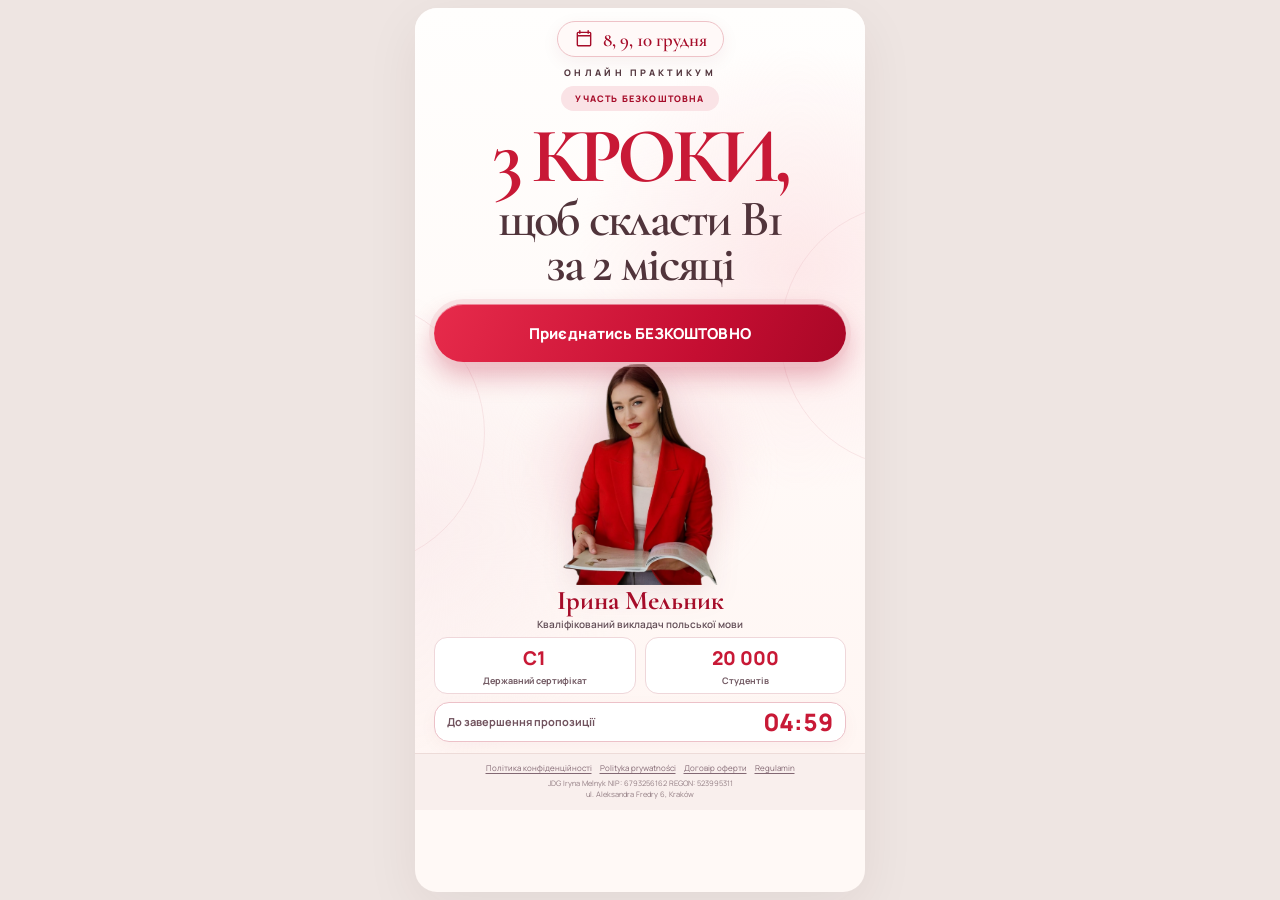
<file: index.html>
<!DOCTYPE html>

<html lang="uk">
<head>
<meta charset="utf-8"/>
<meta content="width=device-width, initial-scale=1, viewport-fit=cover" name="viewport"/>
<meta content="#fff9f6" name="theme-color"/>
<!-- РЕДАГУЙ НАЗВУ ВКЛАДКИ ТУТ -->
<title>3 кроки, щоб скласти В1 за 2 місяці — 8–10 грудня</title>
<meta content="8, 9, 10 грудня — онлайн практикум. Участь безкоштовна." name="description"/>
<link href="https://fonts.googleapis.com" rel="preconnect"/>
<link crossorigin="" href="https://fonts.gstatic.com" rel="preconnect"/>
<link href="https://fonts.googleapis.com/css2?family=Caveat:wght@500;600;700&amp;family=Cormorant+Garamond:wght@500;600;700&amp;family=Manrope:wght@400;500;600;700;800&amp;display=swap" rel="stylesheet"/>
<link href="styles.css" rel="stylesheet"/>
<!-- Meta Pixel Code -->
<script>
  !function(f,b,e,v,n,t,s){
    if(f.fbq)return;
    n=f.fbq=function(){n.callMethod?n.callMethod.apply(n,arguments):n.queue.push(arguments)};
    if(!f._fbq)f._fbq=n;
    n.push=n;n.loaded=!0;n.version='2.0';n.queue=[];
    t=b.createElement(e);t.async=!0;t.src=v;
    s=b.getElementsByTagName(e)[0];s.parentNode.insertBefore(t,s);
  }(window,document,'script','https://connect.facebook.net/en_US/fbevents.js');
  fbq('init','1192959256037095');
  fbq('track','PageView');
  </script>
<!-- End Meta Pixel Code -->
</head>
<body data-page="home">
<main class="page">
<section aria-label="Онлайн практикум B1" class="hero">
<div aria-hidden="true" class="decor-circle decor-circle-left"></div>
<div aria-hidden="true" class="decor-circle decor-circle-right"></div>
<header class="top-block">
<!-- РЕДАГУЙ ДАТИ ТУТ -->
<div class="date-pill">
<svg aria-hidden="true" viewbox="0 0 24 24">
<path d="M7 2v3M17 2v3M4 8h16M5 4h14a1 1 0 0 1 1 1v14a1 1 0 0 1-1 1H5a1 1 0 0 1-1-1V5a1 1 0 0 1 1-1Z"></path>
</svg>
<span>8, 9, 10 грудня</span>
</div>
<!-- РЕДАГУЙ ТЕКСТ ТУТ -->
<div class="online">ОНЛАЙН ПРАКТИКУМ</div>
<div class="free-badge">УЧАСТЬ БЕЗКОШТОВНА</div>
</header>
<div class="headline">
<!-- РЕДАГУЙ ЗАГОЛОВОК ТУТ -->
<div class="headline-main">3 КРОКИ,</div>
<h1>щоб скласти В1<br/>за 2 місяці</h1>
</div>
<!-- РЕДАГУЙ TELEGRAM-ПОСИЛАННЯ ТУТ -->
<a class="cta" href="reyestratsiya.html" id="join-button">

<span>Приєднатись БЕЗКОШТОВНО</span>
</a>
<section aria-label="Ірина" class="portrait-area">
<div aria-hidden="true" class="portrait-glow"></div>
<img alt="Ірина Мельник, викладачка польської мови" class="portrait" src="assets/iryna.png"/>
<!-- ЦІ ДВА НАПИСИ ТЕЖ МОЖНА ВІЛЬНО РЕДАГУВАТИ -->
</section>
<div aria-label="Про спікерку" class="speaker-credentials">
<div class="speaker-name">Ірина Мельник</div>
<p>Кваліфікований викладач польської мови</p>
<div class="credential-grid"><div><strong>C1</strong><span>Державний сертифікат</span></div><div><strong>20 000</strong><span>Студентів</span></div></div>
</div>
<div class="countdown-box"><span class="timer-caption">До завершення пропозиції</span><strong class="timer" data-timer="">05:00</strong></div>
</section>
<!-- НИЗ САЙТУ: ТІЛЬКИ ЮРИДИЧНІ ПОСИЛАННЯ -->
<footer class="legal-footer">
<nav aria-label="Юридична інформація">
<a href="https://3dniegzaminb1.weblium.site/politika-konfidenciynosti">Політика конфіденційності</a>
<a href="https://3dniegzaminb1.weblium.site/polityka-prywatnosci">Polityka prywatności</a>
<a href="https://3dniegzaminb1.weblium.site/dogovir-oferti">Договір оферти</a>
<a href="https://3dniegzaminb1.weblium.site/regulamin">Regulamin</a>
</nav>
<p>JDG Iryna Melnyk NIP: 6793256162 REGON: 523995311<br/>ul. Aleksandra Fredry 6, Kraków</p>
</footer>
</main>
<script src="script.js"></script>
</body>
</html>
</file>
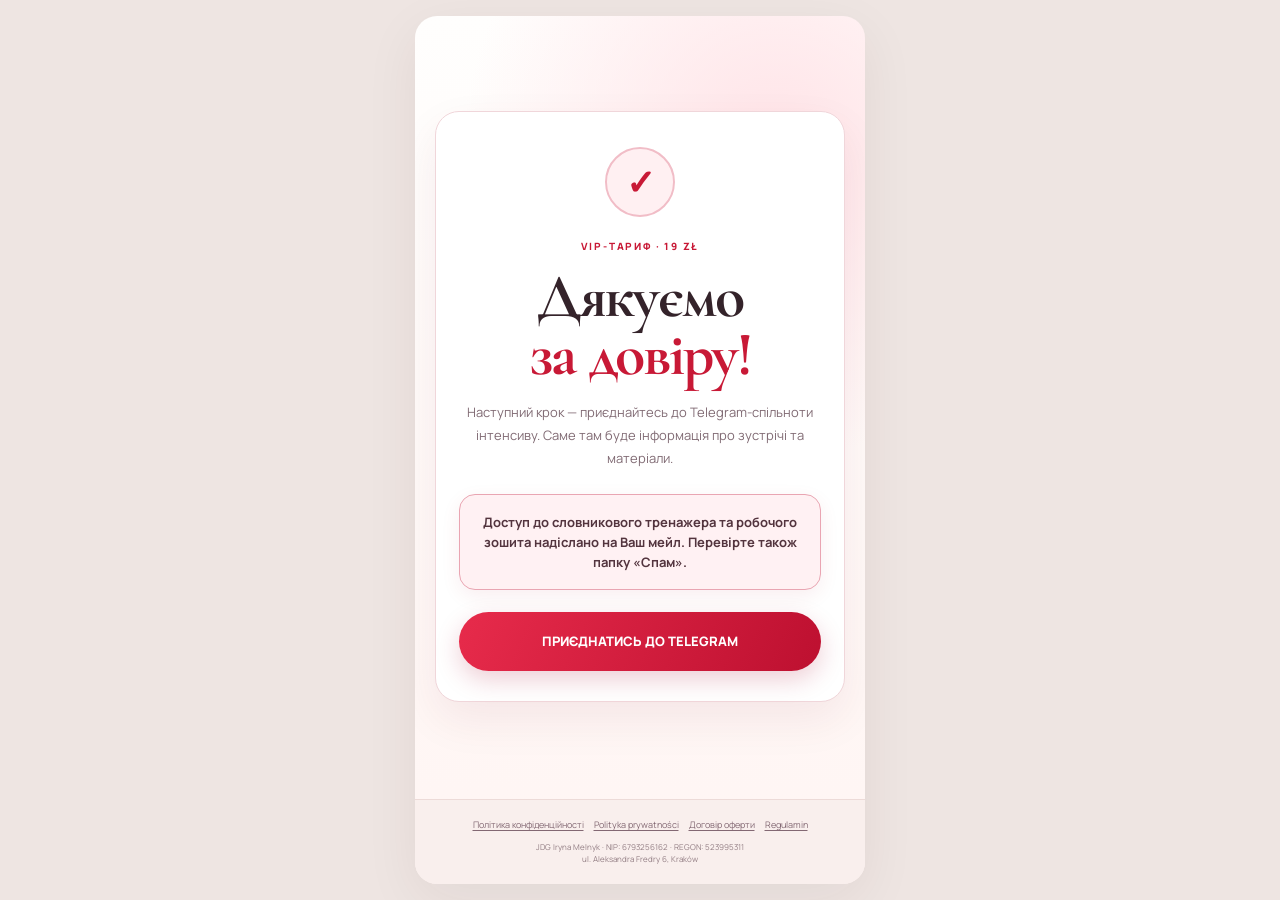
<file: dyakuyemo.html>
<!DOCTYPE html>

<html lang="uk"><head>
<meta charset="utf-8"/><meta content="width=device-width, initial-scale=1, viewport-fit=cover" name="viewport"/>
<meta content="#fff9f6" name="theme-color"/>
<title>Дякуємо за участь — VIP B1</title>
<meta content="Дякуємо! Приєднуйтесь до Telegram-спільноти інтенсиву B1." name="description"/>
<meta content="noindex, nofollow" name="robots"/>
<link href="https://fonts.googleapis.com" rel="preconnect"/><link crossorigin="" href="https://fonts.gstatic.com" rel="preconnect"/>
<link href="https://fonts.googleapis.com/css2?family=Caveat:wght@500;600;700&amp;family=Cormorant+Garamond:wght@500;600;700&amp;family=Manrope:wght@400;500;600;700;800&amp;display=swap" rel="stylesheet"/>
<link href="styles.css" rel="stylesheet"/>
<script>!function(f,b,e,v,n,t,s){if(f.fbq)return;n=f.fbq=function(){n.callMethod?n.callMethod.apply(n,arguments):n.queue.push(arguments)};if(!f._fbq)f._fbq=n;n.push=n;n.loaded=!0;n.version='2.0';n.queue=[];t=b.createElement(e);t.async=!0;t.src=v;s=b.getElementsByTagName(e)[0];s.parentNode.insertBefore(t,s)}(window,document,'script','https://connect.facebook.net/en_US/fbevents.js');fbq('init','1192959256037095');fbq('track','PageView');</script>
</head>
<body data-page="thanks"><main class="shell thanks-shell">

<section aria-label="Дякуємо за участь" class="thanks-card">
<div aria-hidden="true" class="thanks-mark">✓</div>
<p class="overline">VIP-ТАРИФ · 19 ZŁ</p>
<h1>Дякуємо<br/><em>за довіру!</em></h1>

<p class="thanks-info">Наступний крок — приєднайтесь до Telegram-спільноти інтенсиву. Саме там буде інформація про зустрічі та матеріали.</p>
<div class="trainer-notice" role="note"><p>Доступ до словникового тренажера та робочого зошита надіслано на Ваш мейл. Перевірте також папку «Спам».</p></div><a class="primary-button thanks-button" href="https://t.me/+1AnhKf7X-Lg1OWJk" id="thanks-telegram" rel="noopener noreferrer">ПРИЄДНАТИСЬ ДО TELEGRAM </a>

</section>
<footer class="legal-footer"><nav><a href="https://3dniegzaminb1.weblium.site/politika-konfidenciynosti">Політика конфіденційності</a><a href="https://3dniegzaminb1.weblium.site/polityka-prywatnosci">Polityka prywatności</a><a href="https://3dniegzaminb1.weblium.site/dogovir-oferti">Договір оферти</a><a href="https://3dniegzaminb1.weblium.site/regulamin">Regulamin</a></nav><p>JDG Iryna Melnyk · NIP: 6793256162 · REGON: 523995311<br/>ul. Aleksandra Fredry 6, Kraków</p></footer>
</main><script src="script.js"></script></body></html>
</file>
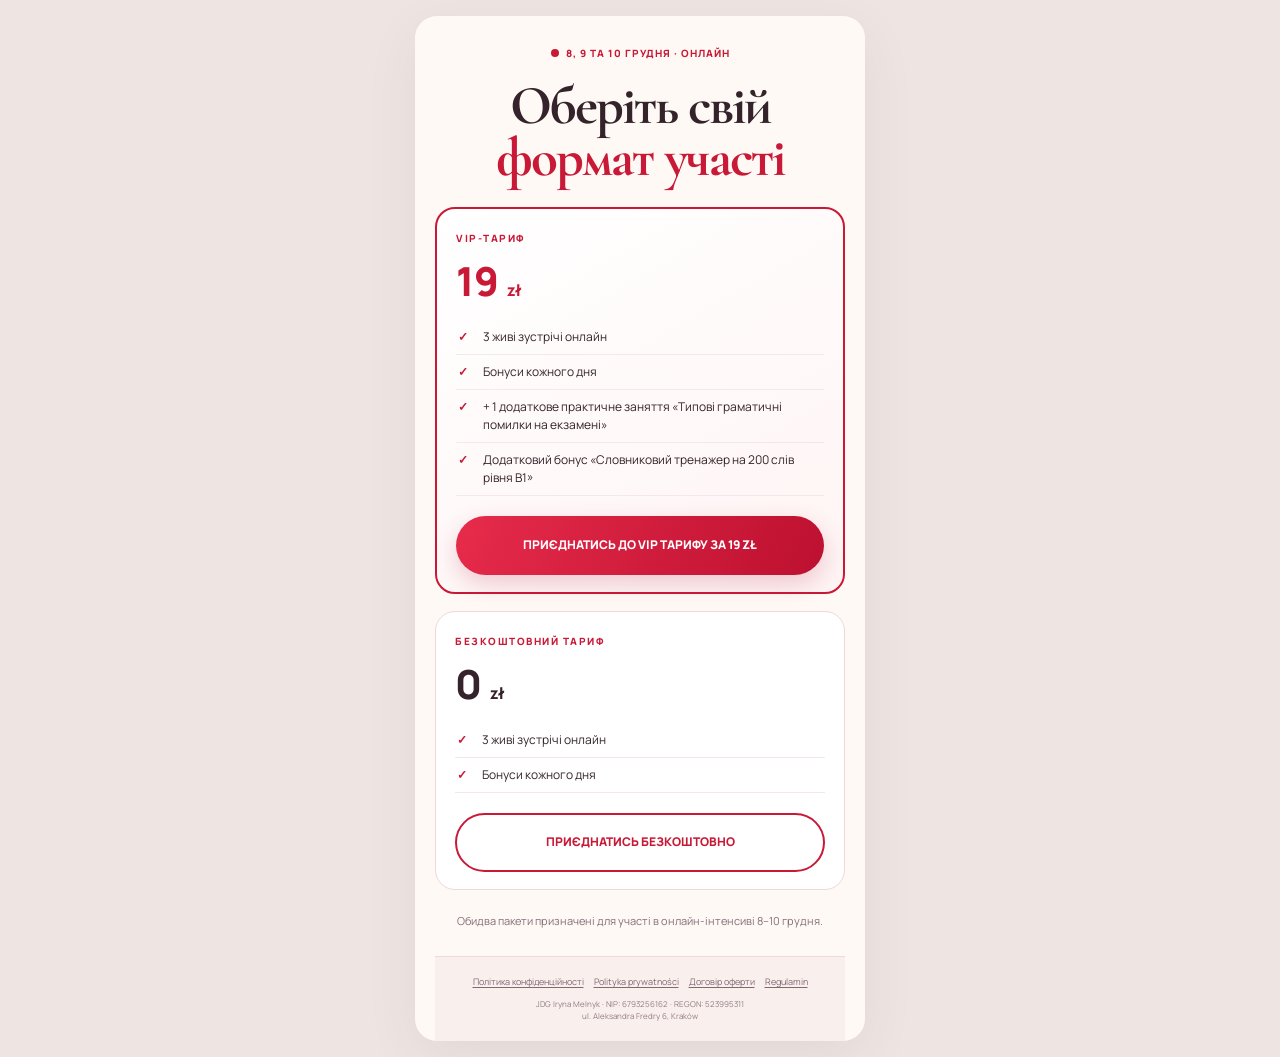
<file: reyestratsiya.html>
<!DOCTYPE html>

<html lang="uk"><head><meta charset="utf-8"/><meta content="width=device-width,initial-scale=1,viewport-fit=cover" name="viewport"/><meta content="#fff8f6" name="theme-color"/><title>Оберіть участь — Інтенсив B1, 8–10 грудня</title><meta content="Оберіть безкоштовний або VIP-пакет участі в онлайн-інтенсиві B1 за 19 zł." name="description"/><link href="https://fonts.googleapis.com" rel="preconnect"/><link crossorigin="" href="https://fonts.gstatic.com" rel="preconnect"/><link href="https://fonts.googleapis.com/css2?family=Caveat:wght@500;600;700&amp;family=Cormorant+Garamond:wght@500;600;700&amp;family=Manrope:wght@400;500;600;700;800&amp;display=swap" rel="stylesheet"/><link href="styles.css" rel="stylesheet"/><script>!function(f,b,e,v,n,t,s){if(f.fbq)return;n=f.fbq=function(){n.callMethod?n.callMethod.apply(n,arguments):n.queue.push(arguments)};if(!f._fbq)f._fbq=n;n.push=n;n.loaded=!0;n.version='2.0';n.queue=[];t=b.createElement(e);t.async=!0;t.src=v;s=b.getElementsByTagName(e)[0];s.parentNode.insertBefore(t,s)}(window,document,'script','https://connect.facebook.net/en_US/fbevents.js');fbq('init','1192959256037095');fbq('track','PageView');</script></head><body data-page="registration"><main class="shell"><div class="eyebrow"><span class="status-dot"></span> 8, 9 ТА 10 ГРУДНЯ · ОНЛАЙН</div><section class="registration-header"><h1>Оберіть свій<br/><em>формат участі</em></h1></section><section aria-label="Пакети участі" class="pricing"><article class="plan vip"><p class="plan-label">VIP-ТАРИФ</p><div class="price">19 <small>zł</small></div><ul><li>3 живі зустрічі онлайн</li><li>Бонуси кожного дня</li><li>+ 1 додаткове практичне заняття «Типові граматичні помилки на екзамені»</li><li>Додатковий бонус «Словниковий тренажер на 200 слів рівня B1»</li></ul><a class="primary-button vip-button" href="https://iramelnyk91gmailcom.lms.softbook.app/shop/item/13858" id="vip-register">ПРИЄДНАТИСЬ ДО VIP ТАРИФУ ЗА 19 ZŁ </a></article><article class="plan"><p class="plan-label">БЕЗКОШТОВНИЙ ТАРИФ</p><div class="price">0 <small>zł</small></div><ul><li>3 живі зустрічі онлайн</li><li>Бонуси кожного дня</li></ul><a class="outline-button" href="https://t.me/+1AnhKf7X-Lg1OWJk" id="free-register" rel="noopener noreferrer">ПРИЄДНАТИСЬ БЕЗКОШТОВНО </a></article></section><p class="footnote">Обидва пакети призначені для участі в онлайн-інтенсиві 8–10 грудня.</p><footer class="legal-footer"><nav><a href="https://3dniegzaminb1.weblium.site/politika-konfidenciynosti">Політика конфіденційності</a><a href="https://3dniegzaminb1.weblium.site/polityka-prywatnosci">Polityka prywatności</a><a href="https://3dniegzaminb1.weblium.site/dogovir-oferti">Договір оферти</a><a href="https://3dniegzaminb1.weblium.site/regulamin">Regulamin</a></nav><p>JDG Iryna Melnyk · NIP: 6793256162 · REGON: 523995311<br/>ul. Aleksandra Fredry 6, Kraków</p></footer></main><script src="script.js"></script></body></html>
</file>
<file: styles.css>
:root{--paper:#fff9f6;--paper-light:#fffefd;--ink:#34232a;--ink-soft:#8b727b;--red:#c81936;--red-deep:#a60c29;--line:#efd7da;}
*{box-sizing:border-box}
html{background:#eee5e2}
body{margin:0;background:#eee5e2;color:var(--ink);font-family:Manrope,Arial,sans-serif}
.page,.shell{width:100%;max-width:450px;min-height:100dvh;margin:0 auto;overflow:hidden;background:var(--paper);box-shadow:0 16px 55px #391c2311}
.hero{position:relative;display:flex;flex-direction:column;align-items:center;min-height:720px;padding:21px 19px 24px;overflow:hidden;background:radial-gradient(circle at 85% 35%,#fde8e9 0,transparent 36%),radial-gradient(circle at 0 70%,#fbeeee 0,transparent 34%),linear-gradient(180deg,#fffefd 0%,#fff6f3 100%)}
.decor-circle{position:absolute;pointer-events:none;border:1px solid #e9b8c04d;border-radius:50%}
.decor-circle-left{width:270px;height:270px;left:-200px;top:290px}.decor-circle-right{width:265px;height:265px;right:-180px;top:195px}
.top-block{position:relative;z-index:3;text-align:center}
.date-pill{display:inline-flex;align-items:center;justify-content:center;gap:9px;padding:9px 19px;border-radius:100px;border:1px solid #eec2c7;background:#fff9f8;color:var(--red-deep);font:600 21px/1 'Cormorant Garamond',Georgia,serif;box-shadow:0 5px 18px #821a2810}
.date-pill svg{width:20px;height:20px;fill:none;stroke:currentColor;stroke-width:1.7;stroke-linecap:round;stroke-linejoin:round}
.online{margin-top:15px;font-size:10px;font-weight:800;letter-spacing:.37em;color:#53363e}
.free-badge{display:inline-block;margin-top:12px;padding:8px 17px;border-radius:999px;background:#fae3e6;color:var(--red-deep);font-size:10px;letter-spacing:.13em;font-weight:800}
.headline{position:relative;z-index:4;margin-top:21px;text-align:center}
.headline-main{font:700 clamp(74px,19vw,91px)/.8 'Cormorant Garamond',Georgia,serif;letter-spacing:-.06em;color:var(--red)}
.headline h1{margin:14px 0 0;font:600 clamp(47px,12.4vw,60px)/.87 'Cormorant Garamond',Georgia,serif;letter-spacing:-.045em;color:#51343b}
.cta{position:relative;z-index:8;display:flex;align-items:center;justify-content:center;gap:9px;width:100%;min-height:69px;padding:13px 16px;margin-top:25px;border-radius:999px;color:#fff;background:linear-gradient(115deg,#e72b4b,#c50e32 65%,#a80726);box-shadow:0 0 0 5px #f1c6cb67,0 13px 27px #b60d3050,inset 0 1px #ffffff70;text-decoration:none;font-size:clamp(12px,3.35vw,15px);font-weight:800;letter-spacing:.004em;transform-origin:center;animation:pulseButton 1.8s ease-in-out infinite;transition:filter .18s,box-shadow .18s}
.cta:hover,.primary-button:hover{filter:brightness(1.07)}.cta:focus-visible,.primary-button:focus-visible,.outline-button:focus-visible{outline:3px solid #6a2138;outline-offset:4px}
.button-arrow{font-size:23px;font-weight:400;line-height:1}
@keyframes pulseButton{0%,100%{transform:scale(1);box-shadow:0 0 0 5px #f1c6cb67,0 13px 27px #b60d3050}50%{transform:scale(1.038);box-shadow:0 0 0 9px #f1c6cb3b,0 18px 32px #b60d3055}}
.portrait-area{position:relative;z-index:2;width:100%;height:340px;min-height:340px;margin-top:7px;display:flex;align-items:flex-end;justify-content:center}
.portrait-glow{position:absolute;bottom:18px;left:50%;transform:translateX(-50%);width:300px;height:280px;border-radius:50%;background:radial-gradient(circle,#f2c9d0 0,transparent 72%);filter:blur(16px)}
.portrait{position:absolute;z-index:2;bottom:0;left:50%;width:auto;height:100%;max-width:100%;object-fit:contain;object-position:bottom;transform:translateX(-50%);filter:drop-shadow(0 8px 15px #63233119)}
.side-note{position:absolute;z-index:4;pointer-events:none;color:#a26d79}.side-note-left{left:0;bottom:86px;font:600 23px/.9 Caveat,cursive;transform:rotate(-8deg);text-align:left;text-shadow:0 1px 9px #fff}.side-note-right{right:0;bottom:175px;width:94px;text-align:center;text-shadow:0 1px 9px #fff}.signature{display:block;font:600 35px/.85 Caveat,cursive;color:var(--red-deep);transform:rotate(-7deg)}.guide-text{display:block;margin-top:13px;font-size:9px;line-height:1.42;letter-spacing:.12em;font-weight:800;color:#7f4b5a}
.speaker-credentials{position:relative;z-index:4;width:100%;margin:1px auto 0;text-align:center}.speaker-name{font:700 29px/1 'Cormorant Garamond',Georgia,serif;color:var(--red-deep)}.speaker-credentials p{font-size:11px;font-weight:600;color:#624d56;margin:7px 0 12px}.credential-grid{display:grid;grid-template-columns:1fr 1fr;gap:9px}.credential-grid>div{padding:11px 6px 10px;background:#fff;border:1px solid var(--line);border-radius:13px}.credential-grid strong,.credential-grid span{display:block}.credential-grid strong{font-size:22px;color:var(--red);font-weight:800}.credential-grid span{font-size:9px;color:#735b64;font-weight:700;margin-top:3px}
.countdown-box{position:relative;z-index:4;margin:16px 0 0;width:100%;padding:11px 17px;border-radius:15px;display:flex;justify-content:space-between;align-items:center;gap:10px;background:#fff;border:1px solid #ecc1c8;box-shadow:0 5px 18px #9f22300a}.timer-caption,.countdown-label{font-size:11px;line-height:1.35;font-weight:700;color:#71535e;text-align:left}.timer{font-size:29px;line-height:1;color:var(--red);font-variant-numeric:tabular-nums;font-weight:800;white-space:nowrap}
.legal-footer{position:relative;z-index:10;flex:0 0 auto;padding:18px 10px 19px;text-align:center;background:#f9efed;border-top:1px solid #eddbd8}.legal-footer nav{display:flex;flex-wrap:wrap;justify-content:center;gap:7px 10px}.legal-footer a{color:#836873;font-size:9px;text-underline-offset:2px}.legal-footer p{font-size:8px;line-height:1.5;color:#937e84;margin:10px 0 0}
/* Registration page keeps the same editorial identity and original two-package content. */
.shell{padding:24px 20px 0;text-align:center}.back-link{display:block;text-align:left;color:#80606c;text-decoration:none;font-size:12px;font-weight:700;margin-bottom:24px}.eyebrow{display:inline-flex;align-items:center;gap:7px;font-size:10px;letter-spacing:.1em;color:var(--red);font-weight:800}.status-dot{width:8px;height:8px;border-radius:50%;background:var(--red)}.registration-header{margin-top:18px}.overline{font-size:10px;letter-spacing:.18em;font-weight:800;color:var(--red)}.registration-header h1{font:700 clamp(42px,11vw,55px)/.95 'Cormorant Garamond',Georgia,serif;letter-spacing:-.035em;margin:10px 0 14px}.registration-header h1 em{font-style:normal;color:var(--red)}.subheading{font-size:12px;line-height:1.7;color:#816b74;max-width:370px;margin:0 auto}.shell .countdown-box{margin:22px auto}.pricing{display:grid;gap:17px;text-align:left;margin-top:22px}.plan{position:relative;padding:22px 19px 17px;border-radius:20px;border:1px solid var(--line);background:#fff}.plan-label{color:var(--red);font-size:10px;letter-spacing:.15em;font-weight:800;margin:0 0 8px}.plan h2{font:700 30px/1 'Cormorant Garamond',Georgia,serif;margin:0 0 9px}.price{font-size:40px;font-weight:800;margin-bottom:12px}.price small{font-size:16px}.plan ul{list-style:none;padding:0;margin:0 0 20px}.plan li{position:relative;font-size:12px;line-height:1.5;padding:8px 0 8px 27px;border-bottom:1px solid #f4e9e8}.plan li:before{content:'✓';position:absolute;left:2px;color:var(--red);font-weight:800}.outline-button,.primary-button{display:flex;align-items:center;justify-content:center;gap:8px;min-height:59px;width:100%;padding:13px;border-radius:999px;text-align:center;text-decoration:none;font-size:12px;line-height:1.4;font-weight:800}.outline-button{color:var(--red);background:white;border:2px solid var(--red)}.primary-button{color:white;background:linear-gradient(115deg,#e72b4b,#bd1030);box-shadow:0 9px 25px #ad153534;animation:pulseButton 1.8s ease-in-out infinite}.primary-button span,.outline-button span{font-size:20px}.plan-note{font-size:10px;line-height:1.5;text-align:center;color:#846d77;margin:10px 0 0}.vip{border:2px solid var(--red);background:linear-gradient(150deg,#fff,#fff4f4)}.vip-ribbon{display:inline-block;padding:6px 10px;border-radius:6px;margin:0 0 14px;background:var(--red);color:white;font-size:9px;font-weight:800;letter-spacing:.08em}.vip .price{color:var(--red)}.footnote{font-size:11px;line-height:1.6;color:#856e78;margin:22px auto 27px}
@media(min-width:451px){body{padding:16px 0}.page,.shell{border-radius:22px;min-height:calc(100dvh - 32px)}}
@media(max-width:370px){.hero{padding-left:13px;padding-right:13px}.headline-main{font-size:73px}.headline h1{font-size:46px}.side-note-left{font-size:20px}.portrait-area{height:315px;min-height:315px}.cta{font-size:12px}.shell{padding-left:14px;padding-right:14px}}
@media(prefers-reduced-motion:reduce){.cta,.primary-button{animation:none}}

/* VIP thank-you page */
.thanks-shell{display:flex;flex-direction:column;align-items:center;justify-content:flex-start;padding-top:65px;background:radial-gradient(circle at 80% 15%,#ffe3e7,transparent 38%),linear-gradient(#fffefd,#fff5f3)}
.thanks-card{margin:30px 0 45px;padding:35px 23px 30px;width:100%;border:1px solid #f0d6da;border-radius:24px;background:#fff;box-shadow:0 18px 45px #77142a12;text-align:center}
.thanks-mark{width:70px;height:70px;margin:0 auto 22px;display:grid;place-items:center;border-radius:50%;background:#fff0f2;color:var(--red);font-size:35px;font-weight:800;border:2px solid #f1bdc7}
.thanks-card h1{font:700 clamp(46px,12vw,62px)/.93 'Cormorant Garamond',Georgia,serif;margin:15px 0 18px;letter-spacing:-.03em}.thanks-card h1 em{font-style:normal;color:var(--red)}
.thanks-lead{font-size:16px;font-weight:800;line-height:1.5;margin:0 0 12px}.thanks-info{font-size:13px;line-height:1.75;color:#816b74;margin:0 auto 24px}.thanks-button{font-size:13px}.thanks-shell .legal-footer{width:calc(100% + 40px);margin-top:auto}
@media(max-width:370px){.thanks-shell .legal-footer{width:calc(100% + 28px)}}

/* V6: прибрано порожні поля фото і зайві проміжки в блоці спікерки */
.portrait-area{height:300px;min-height:300px;margin-top:0}
.portrait{height:100%;width:auto;max-width:100%;object-fit:contain}
.speaker-credentials{margin-top:0}
.speaker-credentials p{margin:5px 0 9px}
@media(max-width:370px){.portrait-area{height:280px;min-height:280px}}
.trainer-notice{margin:0 auto 22px;padding:17px 15px;border:1.5px solid #e9a5b2;border-radius:16px;background:#fff1f3;box-shadow:0 6px 20px #a60c2912;text-align:center}
.trainer-notice strong{display:block;color:#a60c29;font-size:17px;line-height:1.3;font-weight:800;margin-bottom:7px}
.trainer-notice p{margin:0;color:#53343e;font-size:13px;font-weight:700;line-height:1.55}

/* V9: компактний головний екран, без зміни тарифів чи подяки. */
body[data-page="home"] .hero { min-height: 0; padding-top: 13px; padding-bottom: 11px; }
body[data-page="home"] .date-pill { padding: 7px 16px; font-size: 19px; }
body[data-page="home"] .online { margin-top: 9px; font-size: 9px; }
body[data-page="home"] .free-badge { margin-top: 7px; padding: 6px 14px; font-size: 9px; }
body[data-page="home"] .headline { margin-top: 14px; }
body[data-page="home"] .headline-main { font-size: clamp(66px, 16vw, 78px); line-height: .8; }
body[data-page="home"] .headline h1 { font-size: clamp(40px, 10.5vw, 51px); margin-top: 10px; line-height: .88; }
body[data-page="home"] .cta { min-height: 58px; margin-top: 17px; padding: 11px 15px; }
body[data-page="home"] .portrait-area { height: clamp(165px, 25dvh, 230px); min-height: 165px; margin-top: 0; }
body[data-page="home"] .portrait-glow { height: 200px; width: 240px; }
body[data-page="home"] .speaker-name { font-size: 27px; }
body[data-page="home"] .speaker-credentials p { margin: 3px 0 6px; font-size: 10px; }
body[data-page="home"] .credential-grid > div { padding: 7px 6px 6px; }
body[data-page="home"] .credential-grid strong { font-size: 19px; }
body[data-page="home"] .countdown-box { margin-top: 8px; padding: 7px 12px; }
body[data-page="home"] .timer { font-size: 24px; }
body[data-page="home"] .legal-footer { padding: 8px 10px 9px; }
body[data-page="home"] .legal-footer nav { gap: 5px 8px; }
body[data-page="home"] .legal-footer a { font-size: 8px; }
body[data-page="home"] .legal-footer p { margin-top: 5px; font-size: 7.5px; }
@media (min-width:451px) {
  body[data-page="home"] { padding: 8px 0; }
  body[data-page="home"] .page { min-height: calc(100dvh - 16px); }
}
@media (max-width: 370px) {
  body[data-page="home"] .headline-main { font-size: 62px; }
  body[data-page="home"] .headline h1 { font-size: 39px; }
  body[data-page="home"] .portrait-area { height: 175px; min-height: 175px; }
}
@media (max-height: 710px) {
 body[data-page="home"] .headline { margin-top: 8px; }
 body[data-page="home"] .headline-main { font-size: 64px; }
 body[data-page="home"] .headline h1 { font-size: 40px; }
 body[data-page="home"] .cta { margin-top: 12px; min-height: 53px; }
 body[data-page="home"] .portrait-area { height: 155px; min-height: 155px; }
}
</file>
